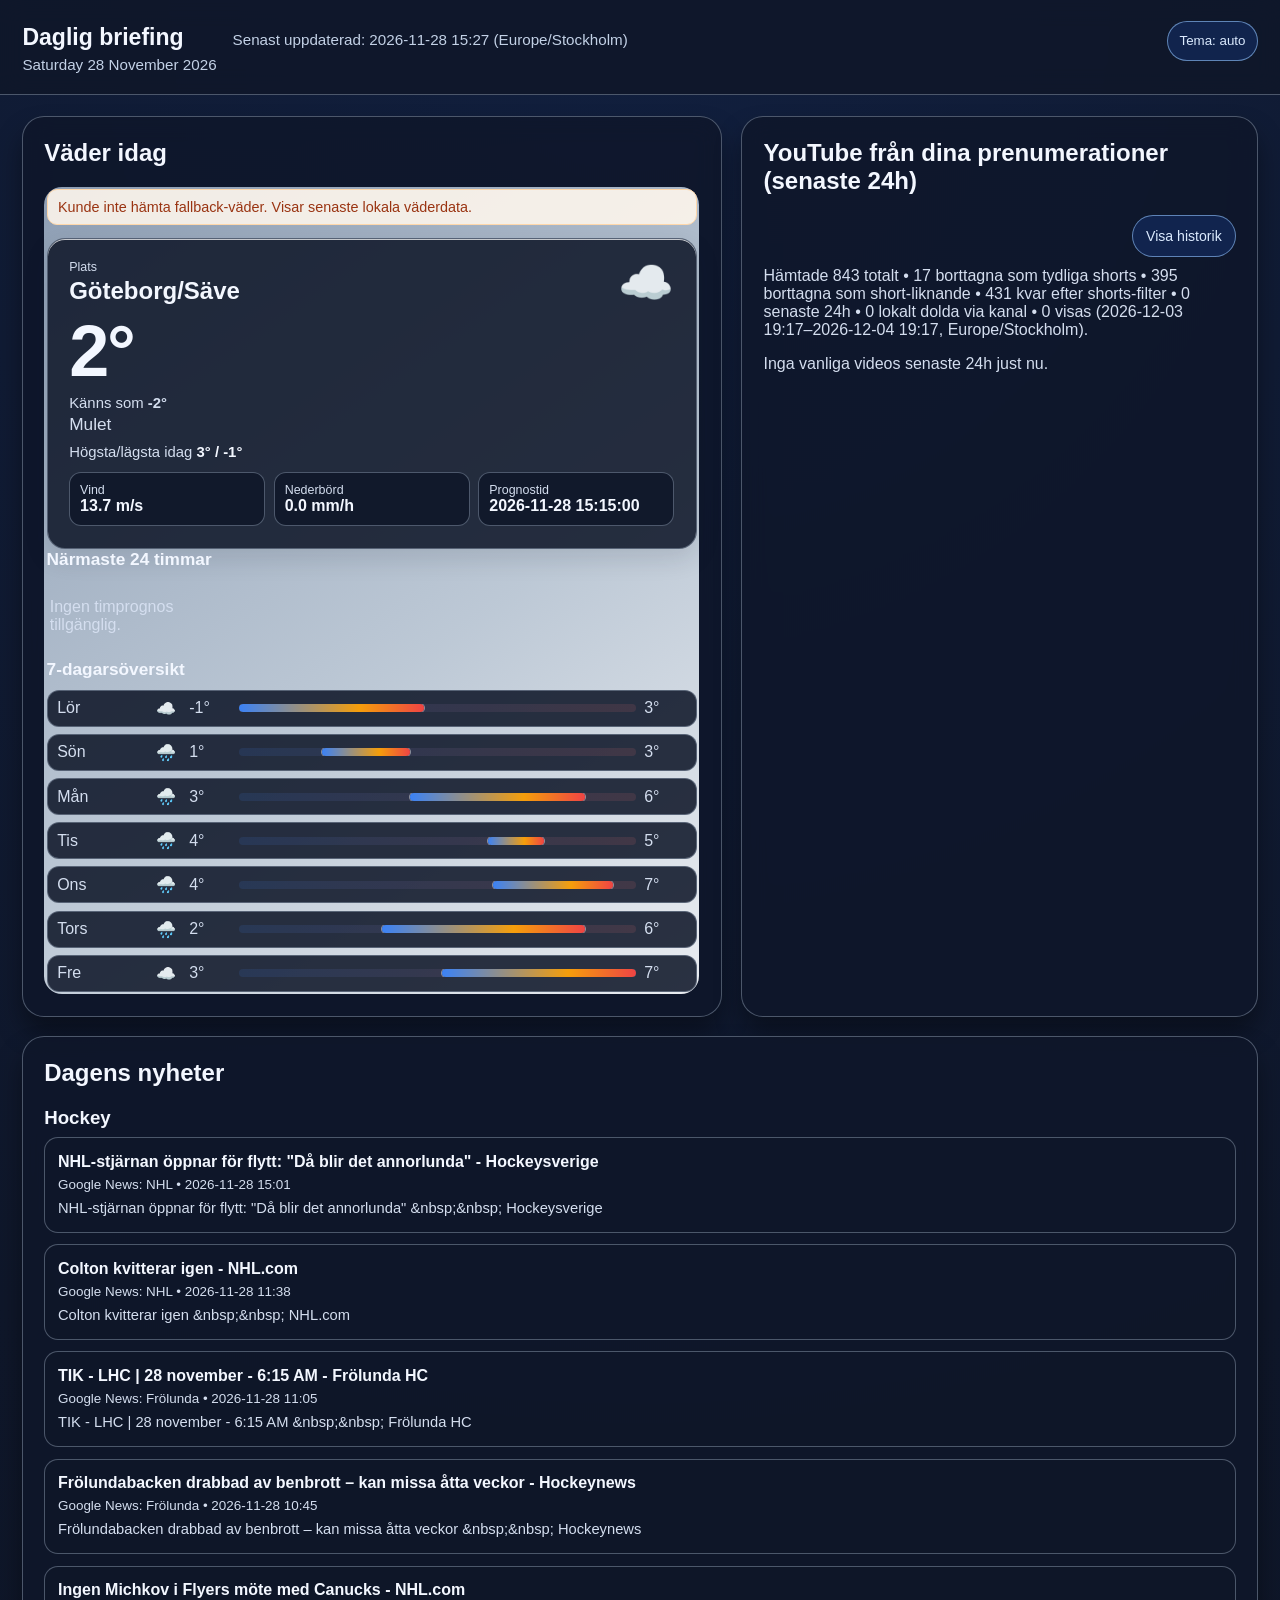
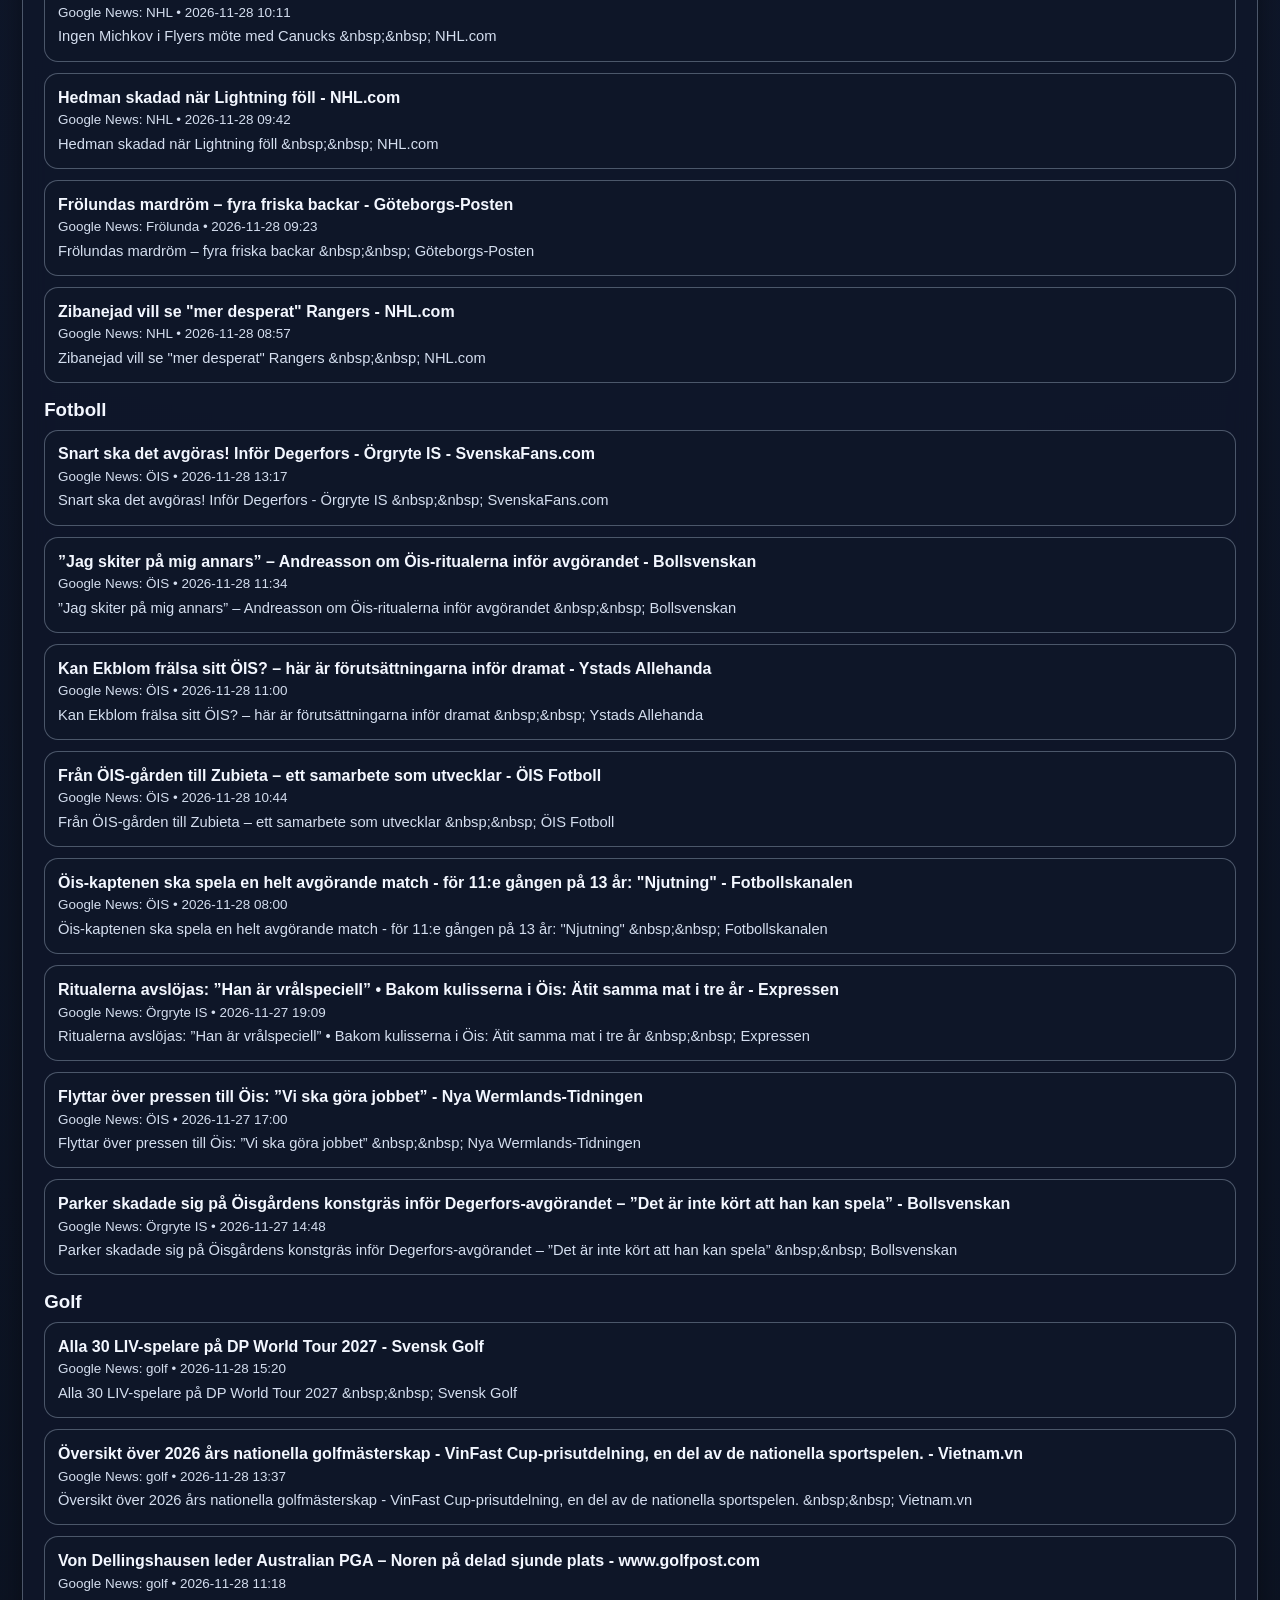
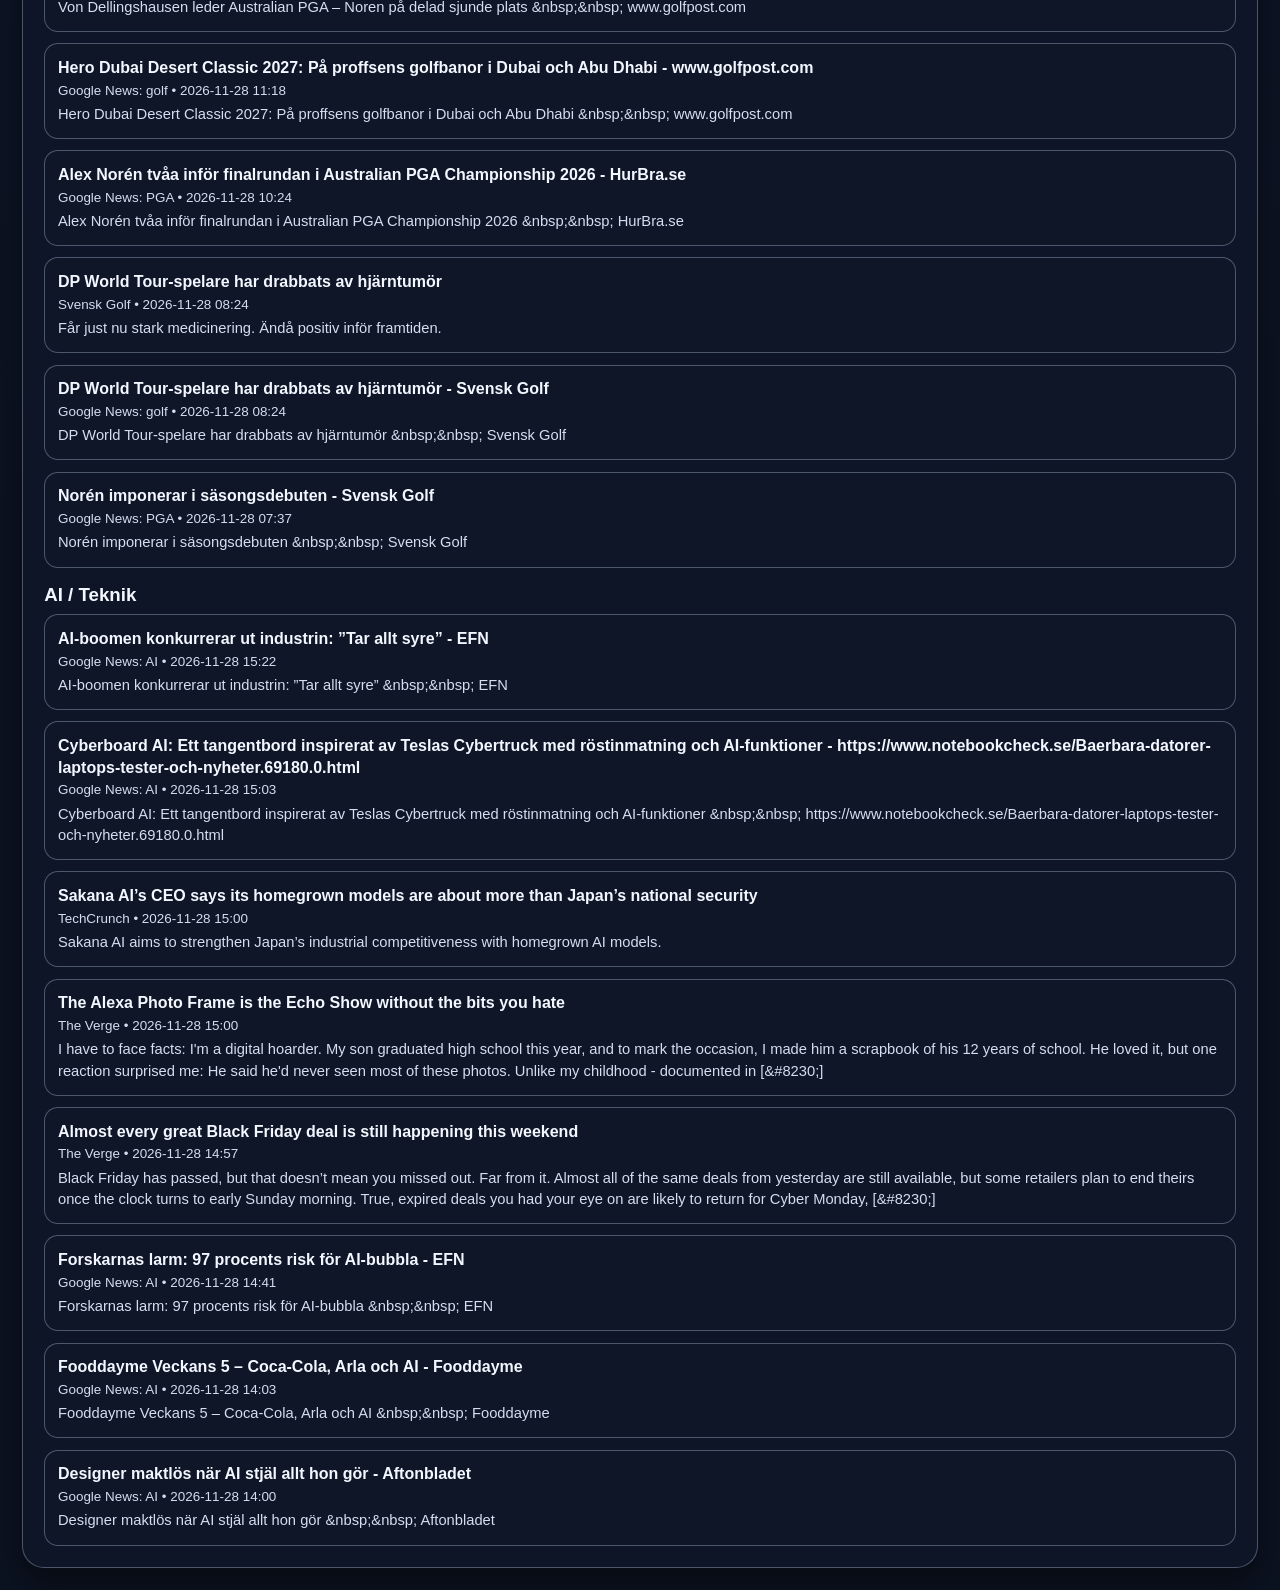
<file: docs/index.html>
<!doctype html>
<html lang="sv">
<head>
  <meta charset="utf-8" />
  <meta name="viewport" content="width=device-width, initial-scale=1" />
  <title>Daglig briefing</title>
  <link rel="stylesheet" href="style.css" />
</head>
<body>
  <header class="topbar">
    <div>
      <h1>Daglig briefing</h1>
      <p>Saturday 28 November 2026</p>
    </div>
    <div class="updated">Senast uppdaterad: 2026-11-28 15:27 (Europe/Stockholm)</div>
  </header>

  <main class="container">
    <section class="card weather-card">
      <h2>Väder idag</h2>
      
    <section id="weather-app" class="weather-app" aria-live="polite">
      
      <div class="weather-hero-card">
        <div class="weather-hero-head">
          <div>
            <p class="weather-label">Plats</p>
            <h3 id="weather-location">Göteborg/Säve</h3>
          </div>
          <div class="weather-icon" id="weather-icon" aria-hidden="true">⛅</div>
        </div>
        <div class="weather-temp-wrap">
          <div class="weather-temp" id="weather-temp">2.3°</div>
          <p class="weather-temp-note">Känns som <strong id="weather-feels-like">-1.9°</strong></p>
        </div>
        <p class="weather-desc" id="weather-desc">Mulet</p>
        <div class="weather-hero-meta">
          <span>Högsta/lägsta idag <strong id="weather-hilo">2.8° / -1.2°</strong></span>
        </div>
        <div class="weather-grid">
          <div class="metric"><span>Vind</span><strong id="weather-wind">13.7 m/s</strong></div>
          <div class="metric"><span>Nederbörd</span><strong id="weather-precip">Ingen nederbörd just nu</strong></div>
          <div class="metric"><span>Prognostid</span><strong id="weather-updated">2026-11-28T14:15</strong></div>
        </div>
      </div>

      <h3 class="subheading">Närmaste 24 timmar</h3>
      <div class="hourly-scroll" id="weather-hourly">
        <p class="muted">Laddar timprognos...</p>
      </div>

      <h3 class="subheading">7-dagarsöversikt</h3>
      <div class="daily-grid" id="weather-daily">
        <p class="muted">Laddar dygnsprognos...</p>
      </div>
    </section>
    <script id="weather-fallback-data" type="application/json">{&quot;location&quot;: &quot;Göteborg/Säve&quot;, &quot;temperature_c&quot;: 2.3, &quot;feels_like_c&quot;: -1.9, &quot;min_c&quot;: -1.2, &quot;max_c&quot;: 2.8, &quot;description&quot;: &quot;Mulet&quot;, &quot;wind_ms&quot;: 13.7, &quot;precip_mm_h&quot;: 0.0, &quot;forecast_time_utc&quot;: &quot;2026-11-28T14:15&quot;, &quot;error&quot;: null}</script>
    
    </section>

    <section class="card youtube-card">
      <h2>YouTube från dina prenumerationer (senaste 24h)</h2>
      
    <div class="youtube-header-row">
      <a class="history-link-btn" href="youtube-history.html">Visa historik</a>
    </div>
    <div class="youtube-toolbar">
      <p class="muted youtube-range" id="youtube-range-label">Senaste 24h från när sidan öppnades (Europe/Stockholm).</p>
    </div>
    <div id="youtube-list" class="youtube-list-root">
      <p class='muted'>Laddar videor...</p>
    </div>
    
    </section>

    <section class="card">
      <h2>Dagens nyheter</h2>
      <section class='news-topic'><h3>Hockey</h3><ul class='item-list'><li class='news-item'><a href='https://news.google.com/rss/articles/[base64]?oc=5' target='_blank' rel='noopener noreferrer'>NHL-stjärnan öppnar för flytt: &quot;Då blir det annorlunda&quot; - Hockeysverige</a><div class='meta'>Google News: NHL • 2026-11-28 15:01</div><p class='summary'>NHL-stjärnan öppnar för flytt: &quot;Då blir det annorlunda&quot; &amp;nbsp;&amp;nbsp; Hockeysverige</p></li><li class='news-item'><a href='https://news.google.com/rss/articles/[base64]?oc=5' target='_blank' rel='noopener noreferrer'>Colton kvitterar igen - NHL.com</a><div class='meta'>Google News: NHL • 2026-11-28 11:38</div><p class='summary'>Colton kvitterar igen &amp;nbsp;&amp;nbsp; NHL.com</p></li><li class='news-item'><a href='https://news.google.com/rss/articles/CBMihwFBVV95cUxORERTSDRMOHJKdUIxeG5Kei1SUjVmaEtKaVNJZGw1RG1kRGNtV296VEFyQnpoZkxMQjNLbTA4SlluVXZ4aHpEUUFrMXFKbTQ0VG9MTHhnWFRvT0s1c1p2R3h2LTZTd3Rra253eWFKYXllN0JVbzNqSGlKNnRaTlhjUXJOZ1NSdUk?oc=5' target='_blank' rel='noopener noreferrer'>TIK - LHC | 28 november - 6:15 AM - Frölunda HC</a><div class='meta'>Google News: Frölunda • 2026-11-28 11:05</div><p class='summary'>TIK - LHC | 28 november - 6:15 AM &amp;nbsp;&amp;nbsp; Frölunda HC</p></li><li class='news-item'><a href='https://news.google.com/rss/articles/CBMijwFBVV95cUxPSVdiYjAyN2tVbnRnOHR5azJqUFRTdUo4Ml8xcmg5UGZuT2VsQzRZZ0MxTjk1VlVhUzVPMUhUd0pDaWJPOGdyWXdOWmdFc19yNXc1RUdMUV9RbmpGVTBaVkpIN3I3Z25EdEd6YzFTMGl6LWpFRW82MzdNdHFKdWJVMy1DOUVrdDdycXF2VEVIaw?oc=5' target='_blank' rel='noopener noreferrer'>Frölundabacken drabbad av benbrott – kan missa åtta veckor - Hockeynews</a><div class='meta'>Google News: Frölunda • 2026-11-28 10:45</div><p class='summary'>Frölundabacken drabbad av benbrott – kan missa åtta veckor &amp;nbsp;&amp;nbsp; Hockeynews</p></li><li class='news-item'><a href='https://news.google.com/rss/articles/CBMigAFBVV95cUxNSVJGajJzSXdJZ2d3cDNMeEY2UF9vUUpFR3F5eHhsRENaRzZ5REN3ZmViOXJMWVdqcVN4bGtSbHFuSFB4UjNOMnVTVGowdFhnNFEzenYtM2Rvd25FYnptUXE3WnlnTWZrbTdYckdQNDlOVHNPSXFhRjlCX29HU25idA?oc=5' target='_blank' rel='noopener noreferrer'>Ingen Michkov i Flyers möte med Canucks - NHL.com</a><div class='meta'>Google News: NHL • 2026-11-28 10:11</div><p class='summary'>Ingen Michkov i Flyers möte med Canucks &amp;nbsp;&amp;nbsp; NHL.com</p></li><li class='news-item'><a href='https://news.google.com/rss/articles/CBMib0FVX3lxTE1jb2IyNVpTQnI2M1JTSmxwVUVzNUduYkJXRkIwMzJXRWcwbjl1Y29oVXp1cjdORTA2Zk1FOTJ6UFZKNmdYZS1UTmFpd0g1NmVZSlpjNFgyalhrZ28zQUtMNnp6OVFzSXhpSFlhT19ZQQ?oc=5' target='_blank' rel='noopener noreferrer'>Hedman skadad när Lightning föll - NHL.com</a><div class='meta'>Google News: NHL • 2026-11-28 09:42</div><p class='summary'>Hedman skadad när Lightning föll &amp;nbsp;&amp;nbsp; NHL.com</p></li><li class='news-item'><a href='https://news.google.com/rss/articles/[base64]?oc=5' target='_blank' rel='noopener noreferrer'>Frölundas mardröm – fyra friska backar - Göteborgs-Posten</a><div class='meta'>Google News: Frölunda • 2026-11-28 09:23</div><p class='summary'>Frölundas mardröm – fyra friska backar &amp;nbsp;&amp;nbsp; Göteborgs-Posten</p></li><li class='news-item'><a href='https://news.google.com/rss/articles/CBMidEFVX3lxTFBvOHZSaFFiNmNfYkotYzRTZmJhTkhhTlFXQjMxWTZwMnRPOFFPdGMtbWhSRGJRdEpjeGl5RW01cFhldTVWZUxSdUllTWx0eTZWcTlXbjlqVkNXUEFJQmdjcXBoWDVqRHBRNzhqYkIyUl84dHNm?oc=5' target='_blank' rel='noopener noreferrer'>Zibanejad vill se &quot;mer desperat&quot; Rangers - NHL.com</a><div class='meta'>Google News: NHL • 2026-11-28 08:57</div><p class='summary'>Zibanejad vill se &quot;mer desperat&quot; Rangers &amp;nbsp;&amp;nbsp; NHL.com</p></li></ul></section><section class='news-topic'><h3>Fotboll</h3><ul class='item-list'><li class='news-item'><a href='https://news.google.com/rss/articles/[base64]?oc=5' target='_blank' rel='noopener noreferrer'>Snart ska det avgöras! Inför Degerfors - Örgryte IS - SvenskaFans.com</a><div class='meta'>Google News: ÖIS • 2026-11-28 13:17</div><p class='summary'>Snart ska det avgöras! Inför Degerfors - Örgryte IS &amp;nbsp;&amp;nbsp; SvenskaFans.com</p></li><li class='news-item'><a href='https://news.google.com/rss/articles/[base64]?oc=5' target='_blank' rel='noopener noreferrer'>”Jag skiter på mig annars” – Andreasson om Öis-ritualerna inför avgörandet - Bollsvenskan</a><div class='meta'>Google News: ÖIS • 2026-11-28 11:34</div><p class='summary'>”Jag skiter på mig annars” – Andreasson om Öis-ritualerna inför avgörandet &amp;nbsp;&amp;nbsp; Bollsvenskan</p></li><li class='news-item'><a href='https://news.google.com/rss/articles/[base64]?oc=5' target='_blank' rel='noopener noreferrer'>Kan Ekblom frälsa sitt ÖIS? – här är förutsättningarna inför dramat - Ystads Allehanda</a><div class='meta'>Google News: ÖIS • 2026-11-28 11:00</div><p class='summary'>Kan Ekblom frälsa sitt ÖIS? – här är förutsättningarna inför dramat &amp;nbsp;&amp;nbsp; Ystads Allehanda</p></li><li class='news-item'><a href='https://news.google.com/rss/articles/[base64]?oc=5' target='_blank' rel='noopener noreferrer'>Från ÖIS-gården till Zubieta – ett samarbete som utvecklar - ÖIS Fotboll</a><div class='meta'>Google News: ÖIS • 2026-11-28 10:44</div><p class='summary'>Från ÖIS-gården till Zubieta – ett samarbete som utvecklar &amp;nbsp;&amp;nbsp; ÖIS Fotboll</p></li><li class='news-item'><a href='https://news.google.com/rss/articles/[base64]?oc=5' target='_blank' rel='noopener noreferrer'>Öis-kaptenen ska spela en helt avgörande match - för 11:e gången på 13 år: &quot;Njutning&quot; - Fotbollskanalen</a><div class='meta'>Google News: ÖIS • 2026-11-28 08:00</div><p class='summary'>Öis-kaptenen ska spela en helt avgörande match - för 11:e gången på 13 år: &quot;Njutning&quot; &amp;nbsp;&amp;nbsp; Fotbollskanalen</p></li><li class='news-item'><a href='https://news.google.com/rss/articles/[base64]?oc=5' target='_blank' rel='noopener noreferrer'>Ritualerna avslöjas: ”Han är vrålspeciell” • Bakom kulisserna i Öis: Ätit samma mat i tre år - Expressen</a><div class='meta'>Google News: Örgryte IS • 2026-11-27 19:09</div><p class='summary'>Ritualerna avslöjas: ”Han är vrålspeciell” • Bakom kulisserna i Öis: Ätit samma mat i tre år &amp;nbsp;&amp;nbsp; Expressen</p></li><li class='news-item'><a href='https://news.google.com/rss/articles/CBMif0FVX3lxTE5OSHpMbFE4OUNsamFTMVRpMkJkZnhkQVRCQ3U4RGpCczJzbDY5S2dpU0JGazEtTTBCa3VOdjYtal9TcUpCdk9INGZ3dndEMHNBTDJhTEhKSUpYV1ZVVnRuMVh6cjl5bnZqSVVnSVNJT2tCV19LT3hlMnJtcnJXVXM?oc=5' target='_blank' rel='noopener noreferrer'>Flyttar över pressen till Öis: ”Vi ska göra jobbet” - Nya Wermlands-Tidningen</a><div class='meta'>Google News: ÖIS • 2026-11-27 17:00</div><p class='summary'>Flyttar över pressen till Öis: ”Vi ska göra jobbet” &amp;nbsp;&amp;nbsp; Nya Wermlands-Tidningen</p></li><li class='news-item'><a href='https://news.google.com/rss/articles/[base64]?oc=5' target='_blank' rel='noopener noreferrer'>Parker skadade sig på Öisgårdens konstgräs inför Degerfors-avgörandet – ”Det är inte kört att han kan spela” - Bollsvenskan</a><div class='meta'>Google News: Örgryte IS • 2026-11-27 14:48</div><p class='summary'>Parker skadade sig på Öisgårdens konstgräs inför Degerfors-avgörandet – ”Det är inte kört att han kan spela” &amp;nbsp;&amp;nbsp; Bollsvenskan</p></li></ul></section><section class='news-topic'><h3>Golf</h3><ul class='item-list'><li class='news-item'><a href='https://news.google.com/rss/articles/CBMigwFBVV95cUxPRXNlUWpSVkNubEpEb2VPYjRhMlFNWHZlYmdSNkdqSUpkWHJCQzBnS3didUdueEF5WGY4cXIwbFZVemtoLVNpbnJkTDVBOEZJRTRPUUxLYjRGRUFzbzJMeGVHYmVuVHdoZ3hLd0twcXVkWndTczFOSTNXTW0zVjB6OFBmcw?oc=5' target='_blank' rel='noopener noreferrer'>Alla 30 LIV-spelare på DP World Tour 2027 - Svensk Golf</a><div class='meta'>Google News: golf • 2026-11-28 15:20</div><p class='summary'>Alla 30 LIV-spelare på DP World Tour 2027 &amp;nbsp;&amp;nbsp; Svensk Golf</p></li><li class='news-item'><a href='https://news.google.com/rss/articles/[base64]?oc=5' target='_blank' rel='noopener noreferrer'>Översikt över 2026 års nationella golfmästerskap - VinFast Cup-prisutdelning, en del av de nationella sportspelen. - Vietnam.vn</a><div class='meta'>Google News: golf • 2026-11-28 13:37</div><p class='summary'>Översikt över 2026 års nationella golfmästerskap - VinFast Cup-prisutdelning, en del av de nationella sportspelen. &amp;nbsp;&amp;nbsp; Vietnam.vn</p></li><li class='news-item'><a href='https://news.google.com/rss/articles/[base64]?oc=5' target='_blank' rel='noopener noreferrer'>Von Dellingshausen leder Australian PGA – Noren på delad sjunde plats - www.golfpost.com</a><div class='meta'>Google News: golf • 2026-11-28 11:18</div><p class='summary'>Von Dellingshausen leder Australian PGA – Noren på delad sjunde plats &amp;nbsp;&amp;nbsp; www.golfpost.com</p></li><li class='news-item'><a href='https://news.google.com/rss/articles/[base64]?oc=5' target='_blank' rel='noopener noreferrer'>Hero Dubai Desert Classic 2027: På proffsens golfbanor i Dubai och Abu Dhabi - www.golfpost.com</a><div class='meta'>Google News: golf • 2026-11-28 11:18</div><p class='summary'>Hero Dubai Desert Classic 2027: På proffsens golfbanor i Dubai och Abu Dhabi &amp;nbsp;&amp;nbsp; www.golfpost.com</p></li><li class='news-item'><a href='https://news.google.com/rss/articles/CBMicEFVX3lxTE9QcDQxdlM5Vjh5bnhFVE1IdmxvVHdkOXZsYXZuRXVid3RfTDFpUkhwWU1yaFRoSFBOUWlPY1hqYmZqR0RvTE91ajQwcjU2a0N6TkZLQ0lGN0VpOVZDaXdnMzEya1Y1SHd5YkVzaU5lcXg?oc=5' target='_blank' rel='noopener noreferrer'>Alex Norén tvåa inför finalrundan i Australian PGA Championship 2026 - HurBra.se</a><div class='meta'>Google News: PGA • 2026-11-28 10:24</div><p class='summary'>Alex Norén tvåa inför finalrundan i Australian PGA Championship 2026 &amp;nbsp;&amp;nbsp; HurBra.se</p></li><li class='news-item'><a href='https://www.svenskgolf.se/tournytt/dp-world-tour-spelare-har-drabbats-av-hjarntumor/' target='_blank' rel='noopener noreferrer'>DP World Tour-spelare har drabbats av hjärntumör</a><div class='meta'>Svensk Golf • 2026-11-28 08:24</div><p class='summary'>Får just nu stark medicinering. Ändå positiv inför framtiden.</p></li><li class='news-item'><a href='https://news.google.com/rss/articles/CBMijAFBVV95cUxNME1MZmNBODRWQTN5VElBQVVoQ0tKeThXdkZ1eU9vNVdGSGpIN2ptWWNTalpaMWhmWjFERmdkaUpVM2poM0VIZmswY2NKWHAycXNsTzhXNEVvazFidmMyMUZHR3B2Y0dXeFBpVzg5blFGV1BHLVdFcllONmQ0RlRxU0w3cVpQRE0wajNzOQ?oc=5' target='_blank' rel='noopener noreferrer'>DP World Tour-spelare har drabbats av hjärntumör - Svensk Golf</a><div class='meta'>Google News: golf • 2026-11-28 08:24</div><p class='summary'>DP World Tour-spelare har drabbats av hjärntumör &amp;nbsp;&amp;nbsp; Svensk Golf</p></li><li class='news-item'><a href='https://news.google.com/rss/articles/CBMid0FVX3lxTE9rbTNMRnZGN0RoUzYzZWx6VExWZzdWWk1ibDBaY2hYSG16N18tSC1temo1UWNzYkRFcnFqWkJCYzdOeWlLWC1nejEtSGZuUW5kZUl0M2s5WnFac2VQY2xnQU1TUnlZWkQzOUQyUks5cmU2aWVTRlVB?oc=5' target='_blank' rel='noopener noreferrer'>Norén imponerar i säsongsdebuten - Svensk Golf</a><div class='meta'>Google News: PGA • 2026-11-28 07:37</div><p class='summary'>Norén imponerar i säsongsdebuten &amp;nbsp;&amp;nbsp; Svensk Golf</p></li></ul></section><section class='news-topic'><h3>AI / Teknik</h3><ul class='item-list'><li class='news-item'><a href='https://news.google.com/rss/articles/CBMicEFVX3lxTE9NNlcxUk5vUWZ1NzRfRFZHZC16bUh4WWR1VEFFMnpkOHJMTE9WTmRTNWoySTBhaTFRbUM3X3VSTzloSXR0OVRjYmtWc19xSDctQUhIenFiZHFDOTFJR3JZc3RNbG5ISXBUS3ptNVY4Mk4?oc=5' target='_blank' rel='noopener noreferrer'>AI-boomen konkurrerar ut industrin: ”Tar allt syre” - EFN</a><div class='meta'>Google News: AI • 2026-11-28 15:22</div><p class='summary'>AI-boomen konkurrerar ut industrin: ”Tar allt syre” &amp;nbsp;&amp;nbsp; EFN</p></li><li class='news-item'><a href='https://news.google.com/rss/articles/[base64]?oc=5' target='_blank' rel='noopener noreferrer'>Cyberboard AI: Ett tangentbord inspirerat av Teslas Cybertruck med röstinmatning och AI-funktioner - https://www.notebookcheck.se/Baerbara-datorer-laptops-tester-och-nyheter.69180.0.html</a><div class='meta'>Google News: AI • 2026-11-28 15:03</div><p class='summary'>Cyberboard AI: Ett tangentbord inspirerat av Teslas Cybertruck med röstinmatning och AI-funktioner &amp;nbsp;&amp;nbsp; https://www.notebookcheck.se/Baerbara-datorer-laptops-tester-och-nyheter.69180.0.html</p></li><li class='news-item'><a href='https://techcrunch.com/2026/11/28/sakana-ais-ceo-says-its-homegrown-models-are-about-more-than-japans-national-security/' target='_blank' rel='noopener noreferrer'>Sakana AI’s CEO says its homegrown models are about more than Japan’s national security</a><div class='meta'>TechCrunch • 2026-11-28 15:00</div><p class='summary'>Sakana AI aims to strengthen Japan’s industrial competitiveness with homegrown AI models.</p></li><li class='news-item'><a href='https://www.theverge.com/tech/1043764/amazon-alexa-photo-frame-review' target='_blank' rel='noopener noreferrer'>The Alexa Photo Frame is the Echo Show without the bits you hate</a><div class='meta'>The Verge • 2026-11-28 15:00</div><p class='summary'>I have to face facts: I&#x27;m a digital hoarder. My son graduated high school this year, and to mark the occasion, I made him a scrapbook of his 12 years of school. He loved it, but one reaction surprised me: He said he&#x27;d never seen most of these photos. Unlike my childhood - documented in [&amp;#8230;]</p></li><li class='news-item'><a href='https://www.theverge.com/gadgets/1045110/best-black-friday-still-happening-2026-deals-tech-gadgets-gift-ideas' target='_blank' rel='noopener noreferrer'>Almost every great Black Friday deal is still happening this weekend</a><div class='meta'>The Verge • 2026-11-28 14:57</div><p class='summary'>Black Friday has passed, but that doesn’t mean you missed out. Far from it. Almost all of the same deals from yesterday are still available, but some retailers plan to end theirs once the clock turns to early Sunday morning. True, expired deals you had your eye on are likely to return for Cyber Monday, [&amp;#8230;]</p></li><li class='news-item'><a href='https://news.google.com/rss/articles/CBMibkFVX3lxTE43YU9UTlBaemtRdi1NRmF5VENFVnRxaDFkZThjMDc0bDFtdkhUN00xYVoxUUJjMXNTYUZQTHV6M2dET2IzYUY4VHMzcDluS0o2X1ZiM3hTY3loMkpUTVBqVFZXOUdLdS1OV045YWx3?oc=5' target='_blank' rel='noopener noreferrer'>Forskarnas larm: 97 procents risk för AI-bubbla - EFN</a><div class='meta'>Google News: AI • 2026-11-28 14:41</div><p class='summary'>Forskarnas larm: 97 procents risk för AI-bubbla &amp;nbsp;&amp;nbsp; EFN</p></li><li class='news-item'><a href='https://news.google.com/rss/articles/[base64]?oc=5' target='_blank' rel='noopener noreferrer'>Fooddayme Veckans 5 – Coca-Cola, Arla och AI - Fooddayme</a><div class='meta'>Google News: AI • 2026-11-28 14:03</div><p class='summary'>Fooddayme Veckans 5 – Coca-Cola, Arla och AI &amp;nbsp;&amp;nbsp; Fooddayme</p></li><li class='news-item'><a href='https://news.google.com/rss/articles/CBMijwFBVV95cUxOcHFRRzdlV29MWF9EMGRvTU5oTGlLOWtCSGIyNkVRMmFnMGNRX3ZjMU9DaUxKWThlNVBRUmpOTGt4SjgwMDhKakdrcVVUeE5STERRb3E1YW14dFRjbFJZZ3NkSjBoMHduRDV1bzNtV2hRbWJIcWdjelo4MTNqSFJOSFprdXNGVXN6LTRwcW8xZw?oc=5' target='_blank' rel='noopener noreferrer'>Designer maktlös när AI stjäl allt hon gör - Aftonbladet</a><div class='meta'>Google News: AI • 2026-11-28 14:00</div><p class='summary'>Designer maktlös när AI stjäl allt hon gör &amp;nbsp;&amp;nbsp; Aftonbladet</p></li></ul></section>
    </section>
  </main>
  <script src="weather.js" defer></script>
  <script src="youtube-common.js" defer></script>
  <script src="app.js" defer></script>
</body>
</html>
</file>
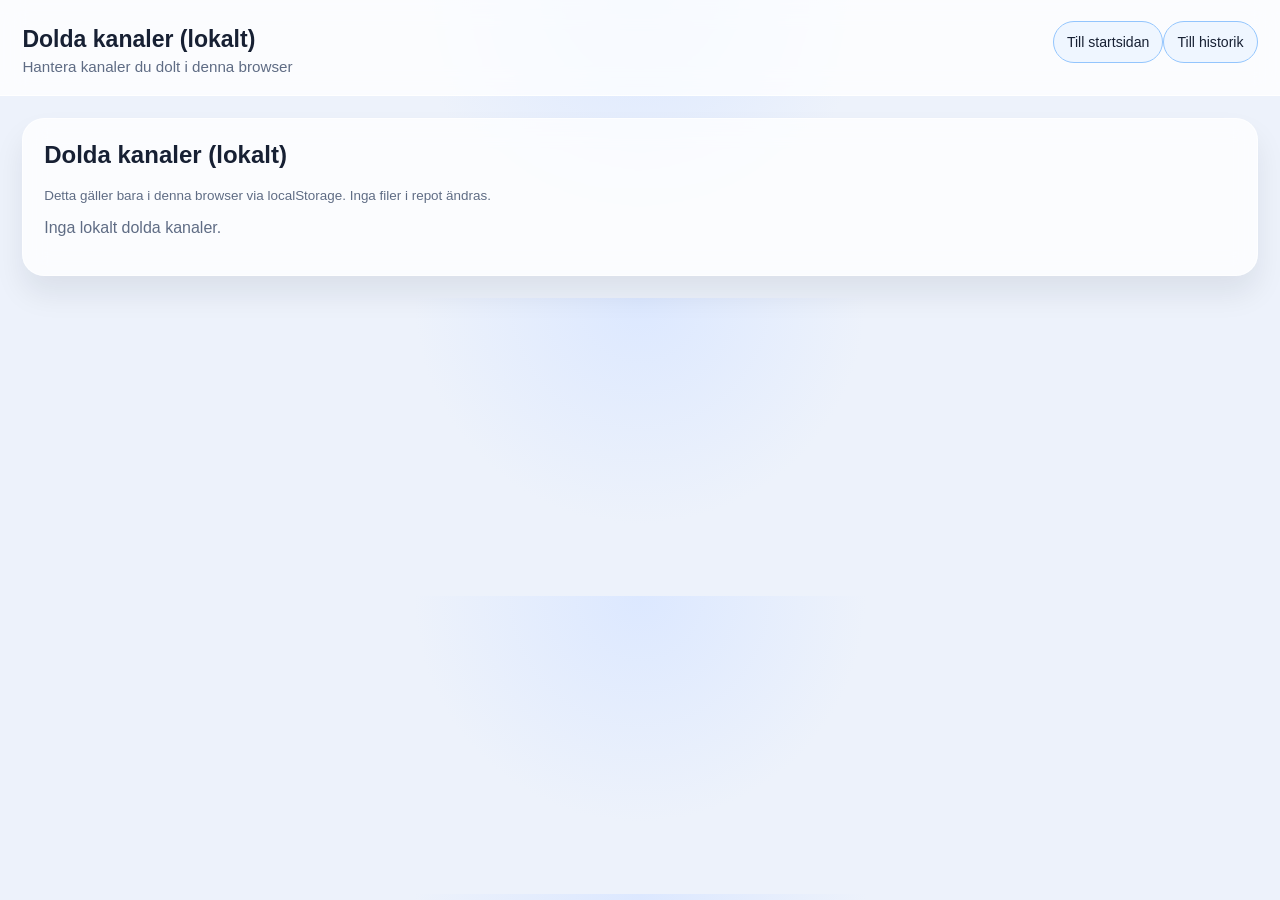
<file: docs/hidden-channels.html>
<!doctype html>
<html lang="sv">
<head>
  <meta charset="utf-8" />
  <meta name="viewport" content="width=device-width, initial-scale=1" />
  <title>Dolda kanaler</title>
  <link rel="stylesheet" href="style.css" />
</head>
<body>
  <header class="topbar">
    <div>
      <h1>Dolda kanaler (lokalt)</h1>
      <p>Hantera kanaler du dolt i denna browser</p>
    </div>
    <div class="updated youtube-header-row">
      <a class="history-link-btn" href="index.html">Till startsidan</a>
      <a class="history-link-btn" href="youtube-history.html">Till historik</a>
    </div>
  </header>

  <main class="container history-container">
    <section class="card history-card history-days-card">
      <h2>Dolda kanaler (lokalt)</h2>
      <p class="muted youtube-hidden-help">Detta gäller bara i denna browser via localStorage. Inga filer i repot ändras.</p>
      <div id="hidden-channels-root" class="youtube-hidden-root">
        <p class="muted">Laddar lokalt dolda kanaler...</p>
      </div>
    </section>
  </main>

  <script src="youtube-common.js" defer></script>
  <script src="hidden-channels.js" defer></script>
</body>
</html>
</file>
<file: docs/style.css>
:root {
  --bg: #edf2fb;
  --card: rgba(255, 255, 255, 0.76);
  --card-bg: var(--card);
  --text: #172033;
  --text-primary: var(--text);
  --text-secondary: #334155;
  --muted: #5f6c84;
  --accent: #2563eb;
  --border: rgba(255, 255, 255, 0.65);
  --bg-gradient: radial-gradient(circle at top, #dce8ff 0%, #edf2fb 32%, var(--bg) 76%);
  --shadow: 0 18px 30px rgba(15, 23, 42, 0.08);
}

* { box-sizing: border-box; }

body {
  margin: 0;
  font-family: -apple-system, BlinkMacSystemFont, "Segoe UI", Roboto, Helvetica, Arial, sans-serif;
  background: var(--bg-gradient);
  color: var(--text-primary);
  transition: background 280ms ease, color 280ms ease;
}

.topbar {
  padding: clamp(0.9rem, 3vw, 1.3rem) clamp(0.9rem, 3vw, 1.4rem);
  background: rgba(255, 255, 255, 0.76);
  border-bottom: 1px solid rgba(255, 255, 255, 0.84);
  backdrop-filter: blur(12px);
  position: sticky;
  top: 0;
  z-index: 20;
  transition: background 280ms ease, border-color 280ms ease;
}

.topbar h1 { margin: 0; font-size: clamp(1.2rem, 1.8vw, 1.6rem); }
.topbar p, .updated { margin: 0.3rem 0 0; color: var(--muted); font-size: clamp(0.84rem, 1.5vw, 0.95rem); }
.topbar h1, .topbar p, .updated { overflow-wrap: anywhere; }

.container {
  width: min(1560px, 100%);
  margin: 0 auto;
  padding: clamp(0.72rem, 2.8vw, 1.35rem);
  display: grid;
  gap: clamp(0.8rem, 1.4vw, 1.25rem);
  grid-template-columns: 1fr;
}

.card {
  background: var(--card);
  border: 1px solid var(--border);
  border-radius: clamp(16px, 2vw, 22px);
  padding: clamp(0.85rem, 2vw, 1.35rem);
  box-shadow: var(--shadow);
  backdrop-filter: blur(12px);
  min-width: 0;
}
.youtube-list-root .item-list li { padding: 0.2rem; border: none; background: transparent; }
.youtube-range { margin: 0 0 0.65rem; }
.youtube-header-row { margin: 0 0 0.6rem; display: flex; justify-content: flex-end; }
.theme-toggle {
  margin-top: 0.55rem;
  border: 1px solid #93c5fd;
  border-radius: 999px;
  background: #eff6ff;
  padding: 0.42rem 0.7rem;
  min-height: 40px;
}

.card h2, .card h3 { margin-top: 0; }
.subheading { margin: 1rem 0 0.6rem; font-size: clamp(0.98rem, 1.6vw, 1.08rem); }
.weather-app {
  position: relative;
  border-radius: 18px;
  padding: 0.15rem;
  isolation: isolate;
}
.weather-app::before {
  content: "";
  position: absolute;
  inset: 0;
  border-radius: inherit;
  z-index: -1;
  opacity: 0.95;
  transition: background 0.45s ease;
  background: linear-gradient(140deg, rgba(95, 165, 255, 0.4), rgba(255, 255, 255, 0.45));
}
.weather-mood-clear::before { background: linear-gradient(145deg, #8bc5ff 0%, #d4ebff 55%, #f8fbff 100%); }
.weather-mood-partly-cloudy::before { background: linear-gradient(145deg, #9bb7df 0%, #dce8f4 60%, #f7faff 100%); }
.weather-mood-cloudy::before { background: linear-gradient(145deg, #95a6bc 0%, #c6d2df 58%, #f5f8fc 100%); }
.weather-mood-rain::before { background: linear-gradient(145deg, #5e78a0 0%, #89a4c8 42%, #dde9f7 100%); }
.weather-mood-fog::before { background: linear-gradient(145deg, #9ba8b5 0%, #d1d9e3 62%, #f8fbff 100%); }
.weather-mood-snow::before { background: linear-gradient(145deg, #a9d1f4 0%, #dff0ff 55%, #ffffff 100%); }
.weather-mood-night::before { background: linear-gradient(145deg, #1f305a 0%, #324d7b 40%, #6d86ac 100%); }
.weather-mood-night,
.weather-mood-night .weather-label,
.weather-mood-night .weather-temp-note,
.weather-mood-night .weather-desc,
.weather-mood-night .weather-hero-meta,
.weather-mood-night .metric span,
.weather-mood-night .hour-time,
.weather-mood-night .hour-card small,
.weather-mood-night .day-row p,
.weather-mood-night .day-min,
.weather-mood-night .day-max { color: #e8eef9; }
.weather-mood-night .metric,
.weather-mood-night .hour-card,
.weather-mood-night .day-row { background: rgba(19, 28, 50, 0.46); border-color: rgba(197, 214, 248, 0.32); }

.weather-hero-card {
  border: 1px solid rgba(255, 255, 255, 0.88);
  border-radius: 18px;
  padding: clamp(0.88rem, 2.2vw, 1.35rem);
  background: rgba(255, 255, 255, 0.5);
  box-shadow: inset 0 1px 0 rgba(255, 255, 255, 0.75), 0 10px 24px rgba(15, 23, 42, 0.12);
}
.weather-hero-head { display: flex; align-items: flex-start; justify-content: space-between; gap: 0.5rem; }
.weather-label { margin: 0; color: var(--muted); font-size: 0.78rem; }
#weather-location { margin: 0.15rem 0 0; font-size: clamp(1.1rem, 2.5vw, 1.5rem); }
.weather-icon { font-size: clamp(2rem, 5vw, 2.8rem); line-height: 1; }
.weather-temp-wrap { display: grid; gap: 0.2rem; }
.weather-temp { font-size: clamp(2.7rem, 9vw, 4.5rem); font-weight: 700; margin-top: 0.3rem; letter-spacing: -0.03em; }
.weather-temp-note { margin: 0; color: var(--text-secondary); font-size: 0.93rem; }
.weather-desc { margin: 0.2rem 0 0.55rem; color: var(--text-secondary); font-size: clamp(0.98rem, 2vw, 1.08rem); }
.weather-hero-meta { display: flex; flex-wrap: wrap; gap: 0.65rem 1rem; color: var(--text-secondary); font-size: 0.93rem; }
.weather-hero-meta strong { color: var(--text-primary); }

.weather-grid {
  margin-top: 0.75rem;
  display: grid;
  grid-template-columns: repeat(3, minmax(0, 1fr));
  gap: 0.55rem;
}
.metric {
  border: 1px solid rgba(255, 255, 255, 0.8);
  border-radius: 12px;
  padding: 0.62rem;
  background: rgba(255, 255, 255, 0.63);
  min-width: 0;
}
.metric span { display: block; color: var(--muted); font-size: 0.78rem; }

.hourly-scroll {
  display: grid;
  grid-auto-flow: column;
  grid-auto-columns: clamp(105px, 24vw, 136px);
  gap: 0.58rem;
  overflow-x: auto;
  scroll-snap-type: x mandatory;
  scroll-behavior: smooth;
  -webkit-overflow-scrolling: touch;
  padding: 0.2rem 0.2rem 0.55rem;
  scrollbar-width: thin;
}
.hour-card {
  border: 1px solid rgba(255, 255, 255, 0.9);
  border-radius: 14px;
  text-align: center;
  padding: 0.74rem 0.46rem;
  background: rgba(255, 255, 255, 0.76);
  scroll-snap-align: start;
  min-height: 130px;
  display: grid;
  align-content: start;
  gap: 0.25rem;
}
.hour-time { margin: 0; color: var(--muted); font-size: 0.8rem; }
.hour-icon { font-size: 1.28rem; margin: 0.1rem 0; }
.hour-card strong { display: block; font-size: 1rem; }
.hour-card small { color: var(--muted); font-size: 0.73rem; line-height: 1.3; }

.daily-grid { display: grid; gap: 0.45rem; }
.day-row {
  display: grid;
  grid-template-columns: minmax(62px, 86px) 30px 42px 1fr 42px;
  gap: 0.5rem;
  align-items: center;
  border: 1px solid rgba(255, 255, 255, 0.9);
  border-radius: 12px;
  padding: 0.5rem 0.6rem;
  background: rgba(255, 255, 255, 0.69);
}
.day-row p { margin: 0; color: var(--muted); text-transform: capitalize; }
.day-icon { text-align: center; }
.day-min, .day-max { font-variant-numeric: tabular-nums; color: var(--text-secondary); }
.temp-track {
  height: 8px;
  border-radius: 999px;
  background: linear-gradient(90deg, rgba(59, 130, 246, 0.12), rgba(248, 113, 113, 0.12));
  position: relative;
  overflow: hidden;
}
.temp-fill {
  position: absolute;
  top: 0;
  height: 100%;
  border-radius: 999px;
  background: linear-gradient(90deg, #3b82f6, #f59e0b 65%, #ef4444);
  box-shadow: 0 0 0 1px rgba(255, 255, 255, 0.45);
}

.weather-fallback {
  margin: 0 0 0.8rem;
  background: rgba(255, 247, 237, 0.88);
  color: #9a3412;
  border: 1px solid #fed7aa;
  border-radius: 10px;
  padding: 0.55rem 0.65rem;
  font-size: 0.9rem;
}

.item-list { list-style: none; margin: 0; padding: 0; display: grid; gap: 0.7rem; }
.item-list li { border: 1px solid rgba(255, 255, 255, 0.85); border-radius: 14px; padding: 0.8rem; background: rgba(255,255,255,0.72); min-width: 0; }
.item-list a { color: var(--text); text-decoration: none; font-weight: 600; }
.item-list a:hover { color: var(--accent); }
.item-list a { display: inline-block; line-height: 1.35; }
.meta { color: var(--muted); font-size: 0.84rem; margin-top: 0.25rem; }
.summary {
  margin: 0.5rem 0 0;
  line-height: 1.45;
  font-size: 0.92rem;
  display: -webkit-box;
  -webkit-line-clamp: 4;
  -webkit-box-orient: vertical;
  overflow: hidden;
}
.muted { color: var(--muted); }

.video-item {
  display: grid;
  grid-template-columns: 1fr;
  gap: 0.8rem;
  padding: 0.2rem;
}
.video-content { display: grid; gap: 0.42rem; align-content: start; min-width: 0; }
.video-title {
  margin: 0;
  line-height: 1.3;
  display: -webkit-box;
  -webkit-line-clamp: 2;
  -webkit-box-orient: vertical;
  overflow: hidden;
}
.video-thumb {
  width: 100%;
  aspect-ratio: 16 / 9;
  object-fit: cover;
  border-radius: 12px;
  border: 1px solid rgba(255, 255, 255, 0.85);
  display: block;
}
.thumb-link { display: block; min-height: 44px; }
.news-topic { margin-top: 1rem; }
.news-topic h3 { margin: 0 0 0.55rem; }
.news-item .summary { -webkit-line-clamp: 3; margin-top: 0.4rem; }

.video-links { display: flex; gap: 0.55rem; margin-top: 0.2rem; flex-wrap: wrap; }
.video-links > .yt-open,
.video-links > .yt-copy,
.video-links > .yt-hide {
  white-space: nowrap;
}
.yt-open,
.yt-copy,
.yt-hide,
.yt-reset,
.yt-reset-all {
  font-size: 0.88rem;
  border: 1px solid #93c5fd;
  border-radius: 999px;
  padding: 0.5rem 0.82rem;
  background: #eff6ff;
  min-height: 42px;
  display: inline-flex;
  align-items: center;
  justify-content: center;
  color: var(--text);
}
.yt-open {
  text-decoration: none;
}
.yt-open:hover,
.yt-open:focus-visible,
.yt-copy:hover,
.yt-copy:focus-visible,
.yt-hide:hover,
.yt-hide:focus-visible,
.yt-reset:hover,
.yt-reset:focus-visible,
.yt-reset-all:hover,
.yt-reset-all:focus-visible {
  background: #dbeafe;
  border-color: #60a5fa;
  outline: none;
}

.youtube-hidden-panel {
  border: 1px solid rgba(148, 163, 184, 0.35);
  border-radius: 12px;
  padding: 0.7rem;
  margin: 0 0 0.75rem;
  background: rgba(255, 255, 255, 0.55);
}
.youtube-hidden-title { margin: 0; font-size: 0.96rem; }
.youtube-hidden-help { margin: 0.35rem 0 0.55rem; font-size: 0.84rem; }
.youtube-hidden-list {
  list-style: none;
  margin: 0;
  padding: 0;
  display: grid;
  gap: 0.45rem;
}
.youtube-hidden-item {
  display: flex;
  flex-wrap: wrap;
  justify-content: space-between;
  align-items: center;
  gap: 0.5rem;
}
.yt-reset-all { margin-top: 0.55rem; }

.history-link-btn {
  font-size: 0.88rem;
  border: 1px solid #93c5fd;
  border-radius: 999px;
  padding: 0.5rem 0.82rem;
  text-decoration: none;
  background: #eff6ff;
  color: var(--text);
  min-height: 42px;
  display: inline-flex;
  align-items: center;
}
.history-link-btn:hover,
.history-link-btn:focus-visible {
  background: #dbeafe;
  border-color: #60a5fa;
  outline: none;
}

.history-container { grid-template-columns: 1fr; }
.history-date-nav { display: flex; flex-wrap: wrap; gap: 0.45rem; }
.history-date-anchor {
  text-decoration: none;
  color: var(--text);
  border: 1px solid rgba(148, 163, 184, 0.5);
  border-radius: 999px;
  padding: 0.35rem 0.65rem;
  background: rgba(255, 255, 255, 0.65);
  font-size: 0.88rem;
}
.history-day-section {
  border-top: 1px solid rgba(148, 163, 184, 0.35);
  margin-top: 1rem;
  padding-top: 1rem;
}
.history-day-section:first-child { border-top: 0; margin-top: 0; padding-top: 0; }
.history-day-heading { margin: 0 0 0.6rem; font-size: 1.05rem; }

@media (max-width: 480px) {
  .topbar { padding: 0.82rem 0.82rem 0.9rem; }
  .container { padding-inline: 0.62rem; gap: 0.72rem; }
  .card { padding: 0.78rem; border-radius: 14px; }
  .subheading { margin: 0.86rem 0 0.48rem; }
  .weather-hero-head { gap: 0.3rem; }
  #weather-location { font-size: 1.05rem; line-height: 1.25; }
  .weather-temp { font-size: clamp(2.1rem, 12vw, 2.9rem); }
  .weather-grid { grid-template-columns: 1fr; }
  .metric { padding: 0.58rem; }
  .hourly-scroll { grid-auto-columns: minmax(96px, 32vw); padding-bottom: 0.4rem; }
  .hour-card { min-height: 120px; padding: 0.62rem 0.42rem; }
  .day-row { grid-template-columns: 58px 26px 34px 1fr 34px; gap: 0.35rem; padding: 0.45rem; }
  .video-item { gap: 0.62rem; }
  .video-content { gap: 0.34rem; }
  .video-title { -webkit-line-clamp: 3; }
  .video-links {
    display: grid;
    grid-template-columns: repeat(3, minmax(0, 1fr));
    gap: 0.42rem;
    margin-top: 0.16rem;
  }
  .video-links > .yt-open,
  .video-links > .yt-copy,
  .video-links > .yt-hide {
    width: 100%;
    justify-content: center;
    min-height: 40px;
    font-size: 0.79rem;
    padding: 0.42rem 0.36rem;
    white-space: nowrap;
  }
  .yt-reset, .yt-reset-all { width: 100%; justify-content: center; min-height: 44px; }
  .history-link-btn { width: 100%; justify-content: center; min-height: 44px; }
  .youtube-header-row { justify-content: stretch; }
  .item-list li { padding: 0.68rem; }
  .summary { -webkit-line-clamp: 3; }
}

@media (min-width: 768px) {
  .topbar {
    display: flex;
    justify-content: space-between;
    align-items: baseline;
    gap: 1rem;
  }
  .theme-toggle { margin-top: 0; margin-left: auto; }

  .container {
    grid-template-columns: repeat(2, minmax(0, 1fr));
    align-items: start;
  }

  .weather-card,
  .youtube-card {
    grid-column: span 1;
    min-height: 100%;
  }

  .container > .card:last-child {
    grid-column: 1 / -1;
  }

  .weather-grid { grid-template-columns: repeat(3, minmax(130px, 1fr)); }
  .hourly-scroll { grid-auto-columns: clamp(116px, 16vw, 140px); }
  .video-item { grid-template-columns: minmax(240px, 312px) 1fr; align-items: stretch; }
  .history-container { grid-template-columns: minmax(220px, 320px) minmax(0, 1fr); }
  .history-days-card { min-height: 100%; }
}

:root[data-theme='dark'] {
  --bg: #0b1220;
  --card: rgba(15, 23, 42, 0.82);
  --card-bg: rgba(15, 23, 42, 0.88);
  --text: #f3f7ff;
  --text-primary: #f3f7ff;
  --text-secondary: #d4deef;
  --muted: #c3d1e6;
  --accent: #93c5fd;
  --border: rgba(148, 163, 184, 0.46);
  --bg-gradient: radial-gradient(circle at top, #111f3e 0%, #0f172a 30%, #0b1220 78%);
  --shadow: 0 16px 26px rgba(0, 0, 0, 0.38);
}

:root[data-theme='dark'] .topbar,
:root[data-theme='dark'] .item-list li,
:root[data-theme='dark'] .hour-card,
:root[data-theme='dark'] .day-row,
:root[data-theme='dark'] .metric,
:root[data-theme='dark'] .weather-hero-card {
  background: var(--card-bg);
  border-color: var(--border);
}

:root[data-theme='dark'] .summary,
:root[data-theme='dark'] .meta,
:root[data-theme='dark'] .muted,
:root[data-theme='dark'] .weather-label,
:root[data-theme='dark'] .metric span,
:root[data-theme='dark'] .hour-time,
:root[data-theme='dark'] .hour-card small,
:root[data-theme='dark'] .day-row p,
:root[data-theme='dark'] .day-min,
:root[data-theme='dark'] .day-max,
:root[data-theme='dark'] .weather-temp-note,
:root[data-theme='dark'] .weather-desc,
:root[data-theme='dark'] .weather-hero-meta {
  color: var(--text-secondary);
}

:root[data-theme='dark'] .item-list a,
:root[data-theme='dark'] .video-title,
:root[data-theme='dark'] .hour-card strong,
:root[data-theme='dark'] .weather-hero-meta strong,
:root[data-theme='dark'] .weather-temp,
:root[data-theme='dark'] #weather-location {
  color: var(--text-primary);
}

:root[data-theme='dark'] .yt-open,
:root[data-theme='dark'] .yt-copy,
:root[data-theme='dark'] .yt-hide,
:root[data-theme='dark'] .yt-reset,
:root[data-theme='dark'] .yt-reset-all,
:root[data-theme='dark'] .theme-toggle,
:root[data-theme='dark'] .history-link-btn {
  background: rgba(37, 99, 235, 0.18);
  border-color: rgba(147, 197, 253, 0.6);
  color: #dbeafe;
}

:root[data-theme='dark'] .youtube-hidden-panel {
  background: rgba(15, 23, 42, 0.6);
  border-color: var(--border);
}

@media (min-width: 1100px) {
  .container {
    grid-template-columns: minmax(0, 1.15fr) minmax(0, 0.85fr);
    gap: clamp(0.95rem, 1.5vw, 1.4rem);
  }

  .youtube-card .item-list { grid-template-columns: 1fr; }
}

@media (min-width: 1340px) {
  .container {
    grid-template-columns: minmax(0, 1.1fr) minmax(0, 0.9fr);
  }

  .youtube-card .item-list { grid-template-columns: repeat(2, minmax(0, 1fr)); }
  .youtube-card .video-item { grid-template-columns: 1fr; }
}
</file>
